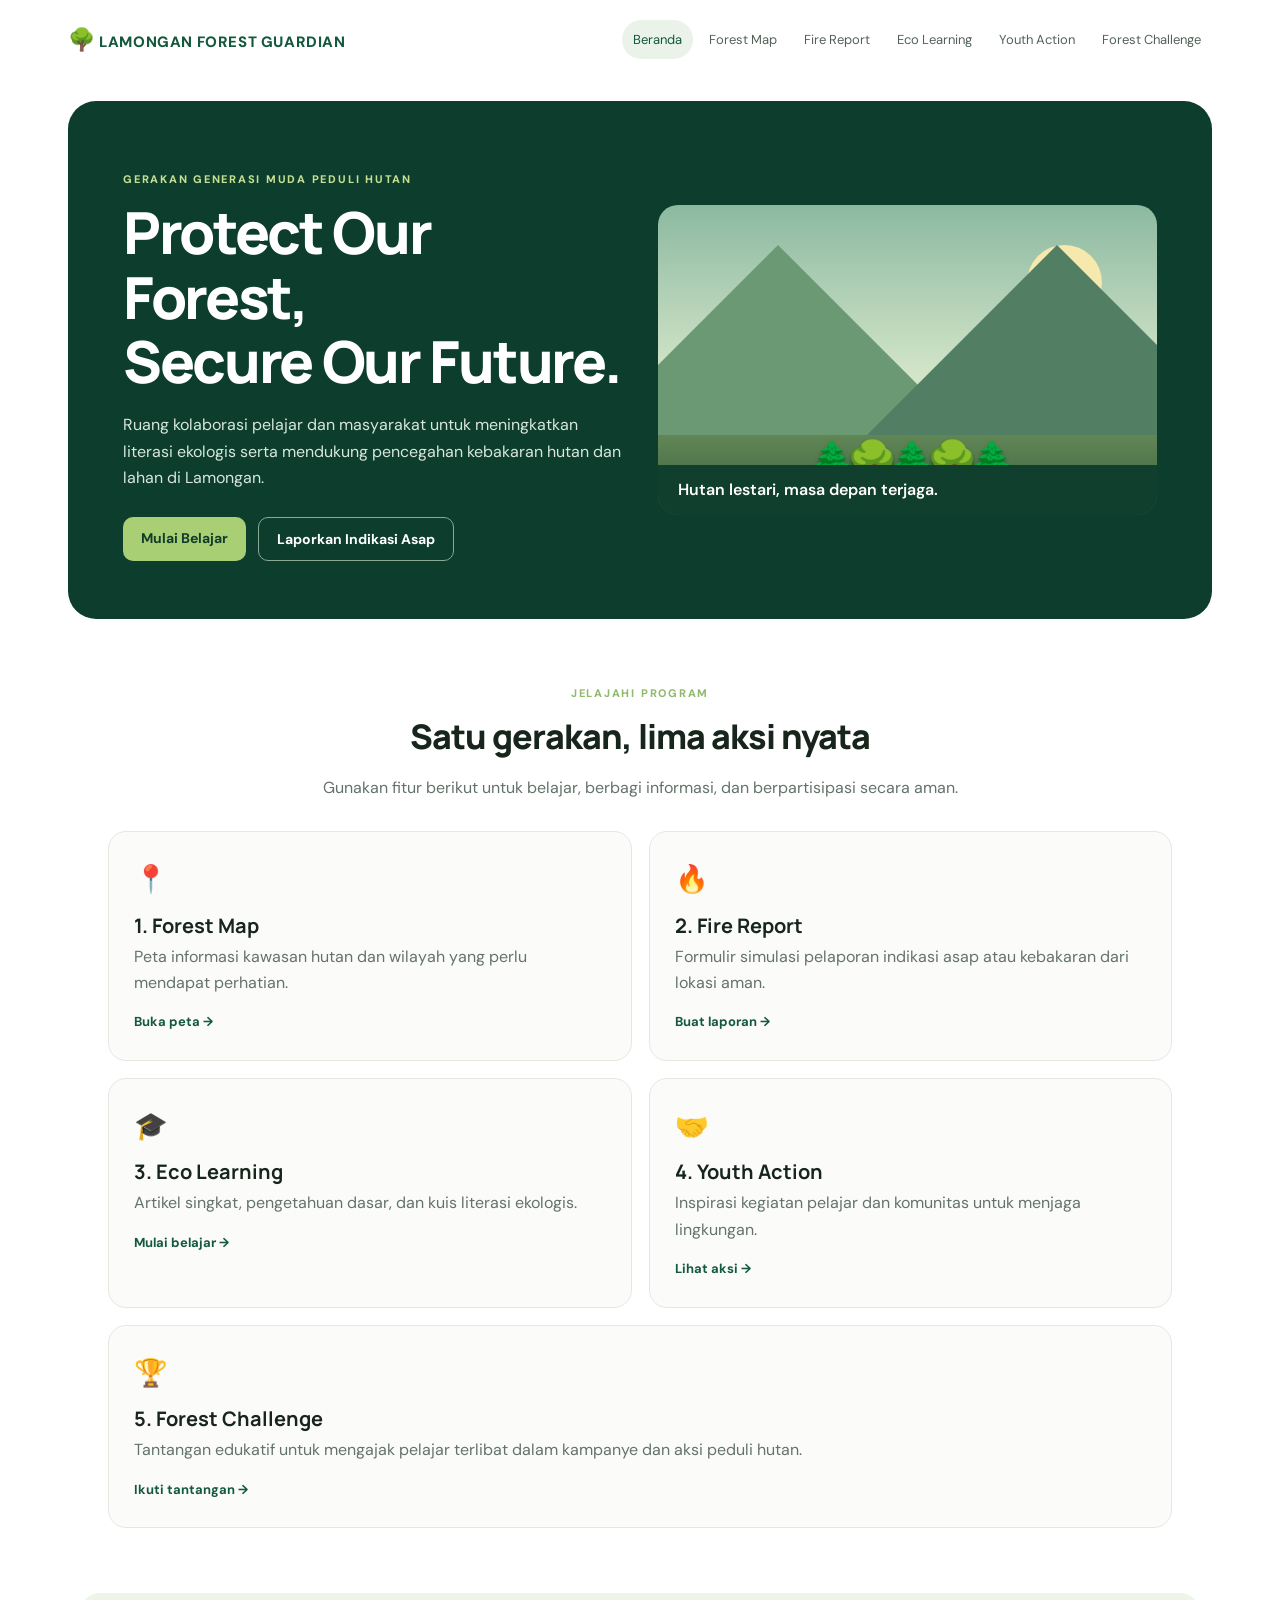
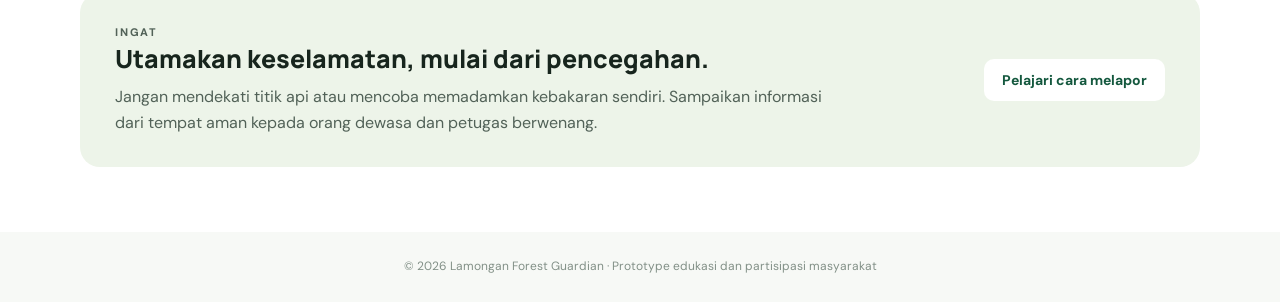
<file: index.html>
<!DOCTYPE html>
<html lang="id">
<head>
  <meta charset="UTF-8"><meta name="viewport" content="width=device-width, initial-scale=1.0">
  <title>Lamongan Forest Guardian</title><link rel="stylesheet" href="style.css">
</head>
<body>
<header class="site-header"><a class="brand" href="index.html"><span>🌳</span> LAMONGAN FOREST GUARDIAN</a>
<nav><a class="active" href="index.html">Beranda</a><a href="forest-map.html">Forest Map</a><a href="fire-report.html">Fire Report</a><a href="eco-learning.html">Eco Learning</a><a href="youth-action.html">Youth Action</a><a href="forest-challenge.html">Forest Challenge</a></nav>
</header>
<main>
<section class="hero">
  <div class="hero-copy"><p class="eyebrow">GERAKAN GENERASI MUDA PEDULI HUTAN</p><h1>Protect Our Forest,<br>Secure Our Future.</h1>
  <p>Ruang kolaborasi pelajar dan masyarakat untuk meningkatkan literasi ekologis serta mendukung pencegahan kebakaran hutan dan lahan di Lamongan.</p>
  <div class="actions"><a class="btn" href="eco-learning.html">Mulai Belajar</a><a class="btn btn-outline" href="fire-report.html">Laporkan Indikasi Asap</a></div></div>
  <div class="hero-art"><div class="sun"></div><div class="mountain m1"></div><div class="mountain m2"></div><div class="forest">🌲 🌳 🌲 🌳 🌲</div><div class="hero-caption">Hutan lestari, masa depan terjaga.</div></div>
</section>
<section class="section"><div class="section-heading"><p class="eyebrow">JELAJAHI PROGRAM</p><h2>Satu gerakan, lima aksi nyata</h2><p>Gunakan fitur berikut untuk belajar, berbagi informasi, dan berpartisipasi secara aman.</p></div>
<div class="feature-grid">
<a class="feature-card" href="forest-map.html"><span class="feature-icon">📍</span><h3>1. Forest Map</h3><p>Peta informasi kawasan hutan dan wilayah yang perlu mendapat perhatian.</p><span class="card-link">Buka peta →</span></a>
<a class="feature-card" href="fire-report.html"><span class="feature-icon">🔥</span><h3>2. Fire Report</h3><p>Formulir simulasi pelaporan indikasi asap atau kebakaran dari lokasi aman.</p><span class="card-link">Buat laporan →</span></a>
<a class="feature-card" href="eco-learning.html"><span class="feature-icon">🎓</span><h3>3. Eco Learning</h3><p>Artikel singkat, pengetahuan dasar, dan kuis literasi ekologis.</p><span class="card-link">Mulai belajar →</span></a>
<a class="feature-card" href="youth-action.html"><span class="feature-icon">🤝</span><h3>4. Youth Action</h3><p>Inspirasi kegiatan pelajar dan komunitas untuk menjaga lingkungan.</p><span class="card-link">Lihat aksi →</span></a>
<a class="feature-card wide" href="forest-challenge.html"><span class="feature-icon">🏆</span><h3>5. Forest Challenge</h3><p>Tantangan edukatif untuk mengajak pelajar terlibat dalam kampanye dan aksi peduli hutan.</p><span class="card-link">Ikuti tantangan →</span></a>
</div></section>
<section class="callout"><div><p class="eyebrow">INGAT</p><h2>Utamakan keselamatan, mulai dari pencegahan.</h2><p>Jangan mendekati titik api atau mencoba memadamkan kebakaran sendiri. Sampaikan informasi dari tempat aman kepada orang dewasa dan petugas berwenang.</p></div><a class="btn btn-light" href="fire-report.html">Pelajari cara melapor</a></section>
</main>
<footer>© 2026 Lamongan Forest Guardian · Prototype edukasi dan partisipasi masyarakat</footer><script src="script.js"></script>
</body></html>
</file>
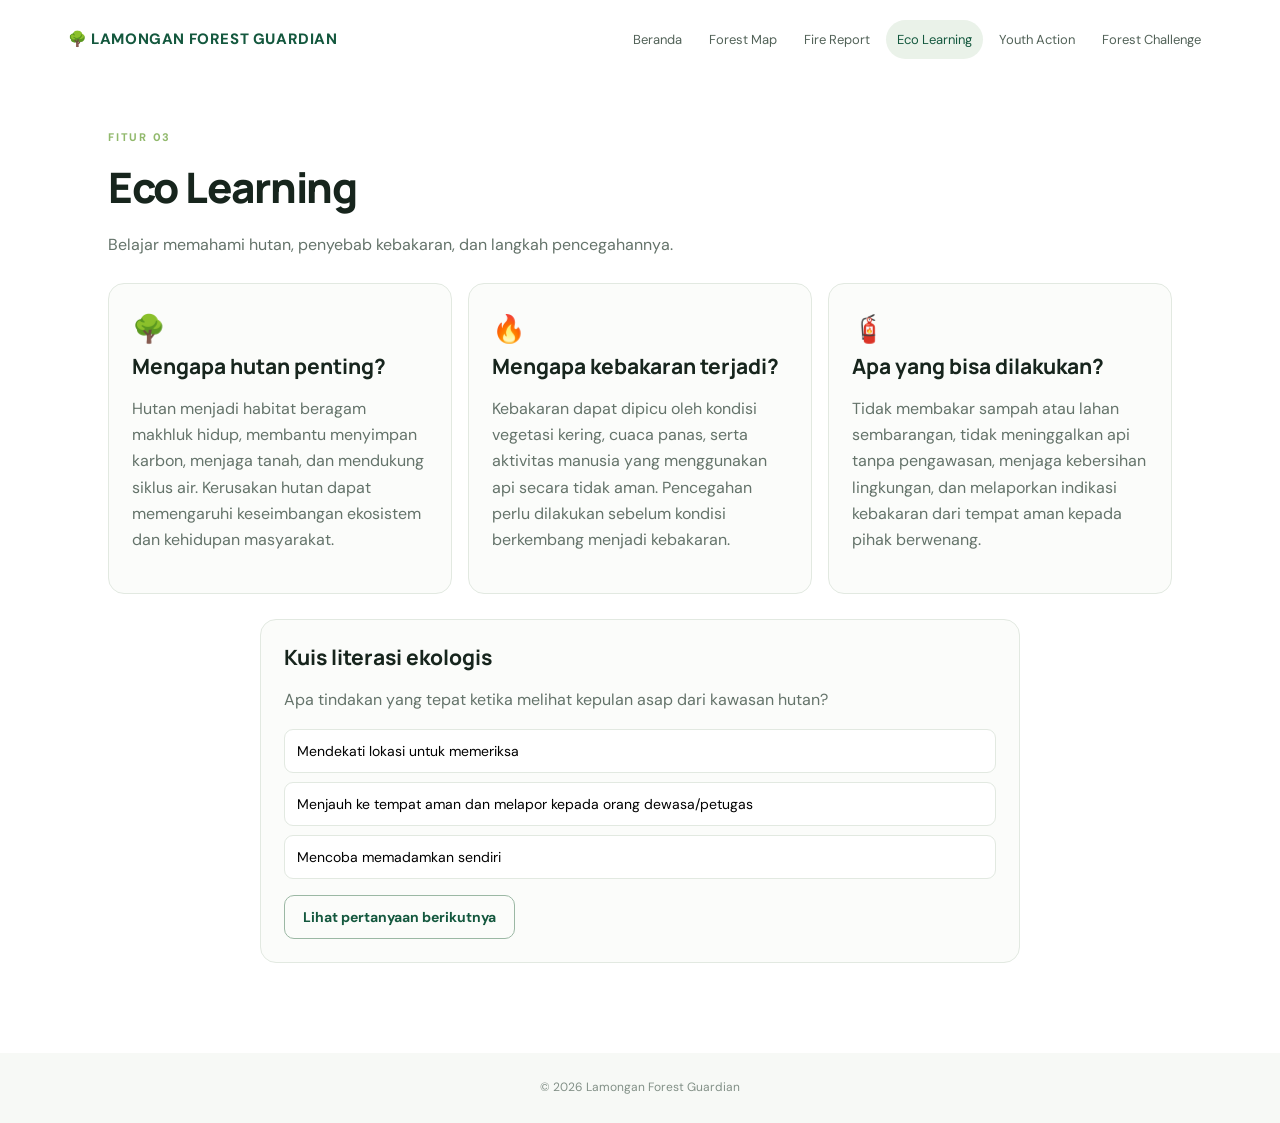
<file: eco-learning.html>
<!DOCTYPE html><html lang="id"><head><meta charset="UTF-8"><meta name="viewport" content="width=device-width, initial-scale=1.0"><title>Eco Learning | LFG</title><link rel="stylesheet" href="style.css"></head><body>
<header class="site-header"><a class="brand" href="index.html">🌳 LAMONGAN FOREST GUARDIAN</a><nav><a href="index.html">Beranda</a><a href="forest-map.html">Forest Map</a><a href="fire-report.html">Fire Report</a><a class="active" href="eco-learning.html">Eco Learning</a><a href="youth-action.html">Youth Action</a><a href="forest-challenge.html">Forest Challenge</a></nav></header>
<main class="page"><p class="eyebrow">FITUR 03</p><h1>Eco Learning</h1><p class="lead">Belajar memahami hutan, penyebab kebakaran, dan langkah pencegahannya.</p>
<div class="learning-grid"><article class="panel"><span class="feature-icon">🌳</span><h2>Mengapa hutan penting?</h2><p>Hutan menjadi habitat beragam makhluk hidup, membantu menyimpan karbon, menjaga tanah, dan mendukung siklus air. Kerusakan hutan dapat memengaruhi keseimbangan ekosistem dan kehidupan masyarakat.</p></article><article class="panel"><span class="feature-icon">🔥</span><h2>Mengapa kebakaran terjadi?</h2><p>Kebakaran dapat dipicu oleh kondisi vegetasi kering, cuaca panas, serta aktivitas manusia yang menggunakan api secara tidak aman. Pencegahan perlu dilakukan sebelum kondisi berkembang menjadi kebakaran.</p></article><article class="panel"><span class="feature-icon">🧯</span><h2>Apa yang bisa dilakukan?</h2><p>Tidak membakar sampah atau lahan sembarangan, tidak meninggalkan api tanpa pengawasan, menjaga kebersihan lingkungan, dan melaporkan indikasi kebakaran dari tempat aman kepada pihak berwenang.</p></article></div>
<section class="panel quiz"><h2>Kuis literasi ekologis</h2><p id="question">Apa tindakan yang tepat ketika melihat kepulan asap dari kawasan hutan?</p><div id="answers" class="answer-list"><button class="answer" data-correct="false">Mendekati lokasi untuk memeriksa</button><button class="answer" data-correct="true">Menjauh ke tempat aman dan melapor kepada orang dewasa/petugas</button><button class="answer" data-correct="false">Mencoba memadamkan sendiri</button></div><p id="quizFeedback" aria-live="polite"></p><button id="nextQuestion" class="btn btn-outline" hidden>Lihat pertanyaan berikutnya</button></section>
</main><footer>© 2026 Lamongan Forest Guardian</footer><script src="script.js"></script></body></html>
</file>
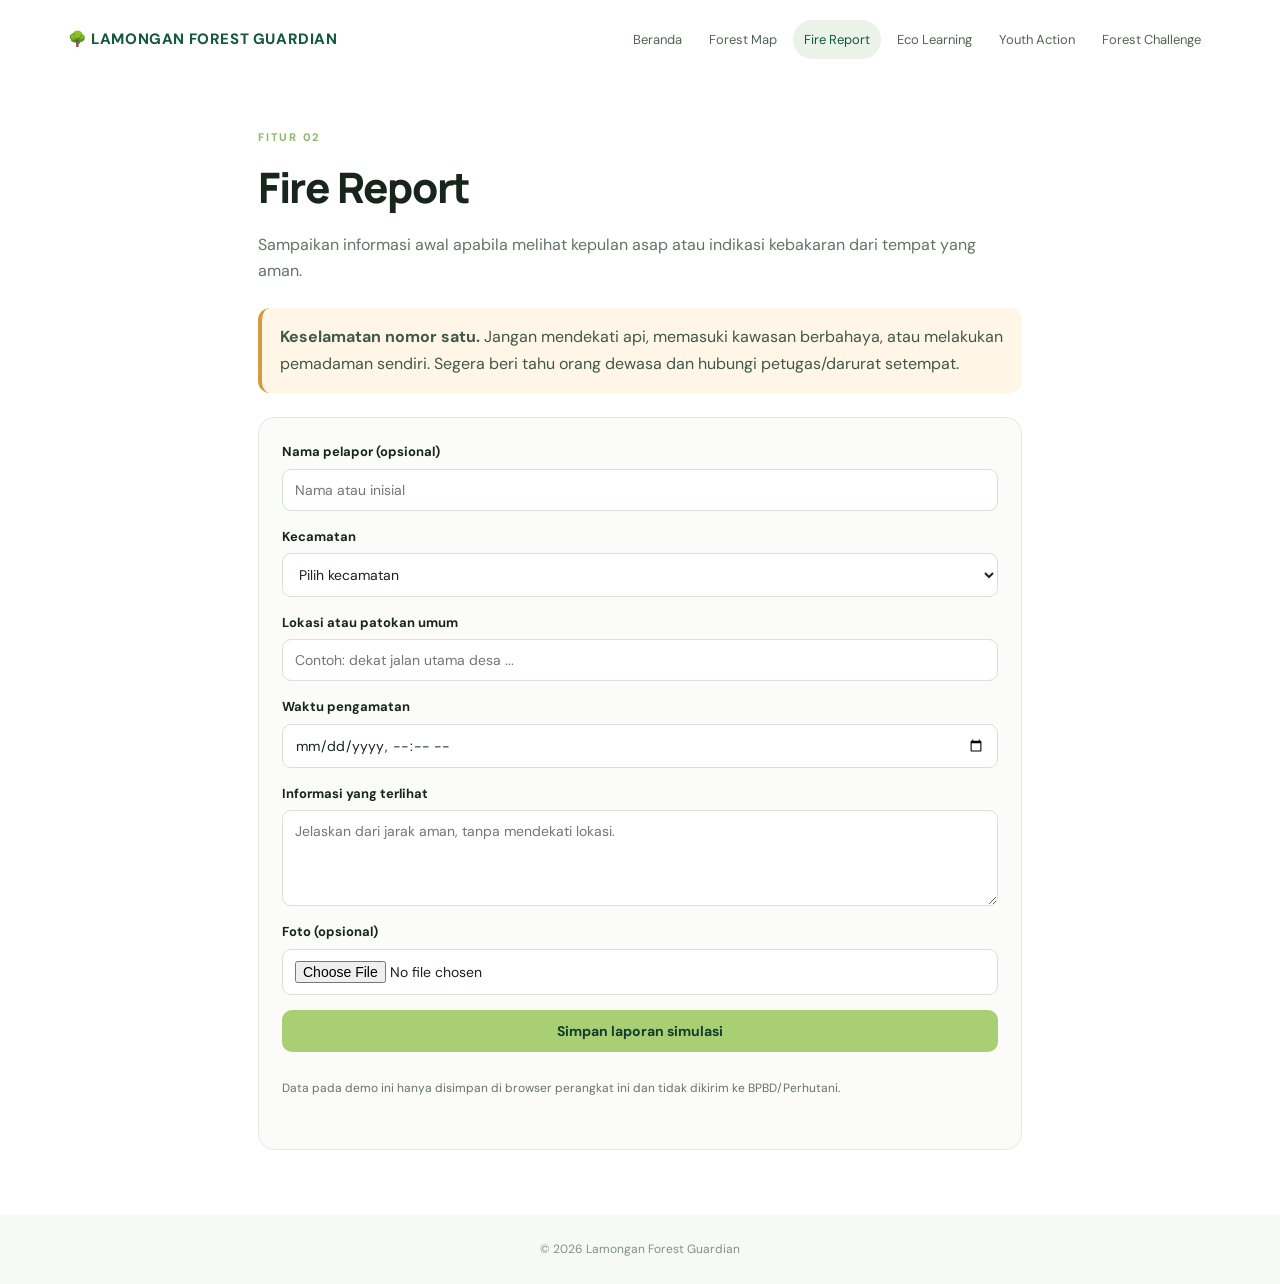
<file: fire-report.html>
<!DOCTYPE html><html lang="id"><head><meta charset="UTF-8"><meta name="viewport" content="width=device-width, initial-scale=1.0"><title>Fire Report | LFG</title><link rel="stylesheet" href="style.css"></head><body>
<header class="site-header"><a class="brand" href="index.html">🌳 LAMONGAN FOREST GUARDIAN</a><nav><a href="index.html">Beranda</a><a href="forest-map.html">Forest Map</a><a class="active" href="fire-report.html">Fire Report</a><a href="eco-learning.html">Eco Learning</a><a href="youth-action.html">Youth Action</a><a href="forest-challenge.html">Forest Challenge</a></nav></header>
<main class="page narrow"><p class="eyebrow">FITUR 02</p><h1>Fire Report</h1><p class="lead">Sampaikan informasi awal apabila melihat kepulan asap atau indikasi kebakaran dari tempat yang aman.</p>
<div class="notice warning"><strong>Keselamatan nomor satu.</strong> Jangan mendekati api, memasuki kawasan berbahaya, atau melakukan pemadaman sendiri. Segera beri tahu orang dewasa dan hubungi petugas/darurat setempat.</div>
<form id="reportForm" class="panel form-panel"><label>Nama pelapor (opsional)<input name="reporter" placeholder="Nama atau inisial"></label><label>Kecamatan<select name="district" required><option value="">Pilih kecamatan</option><option>Ngimbang</option><option>Sambeng</option><option>Sugio</option><option>Kedungpring</option><option>Brondong</option><option>Lainnya</option></select></label><label>Lokasi atau patokan umum<input name="location" required placeholder="Contoh: dekat jalan utama desa ..."></label><label>Waktu pengamatan<input name="time" type="datetime-local" required></label><label>Informasi yang terlihat<textarea name="details" rows="4" required placeholder="Jelaskan dari jarak aman, tanpa mendekati lokasi."></textarea></label><label>Foto (opsional)<input name="photo" type="file" accept="image/*"></label><button class="btn" type="submit">Simpan laporan simulasi</button><p class="small muted">Data pada demo ini hanya disimpan di browser perangkat ini dan tidak dikirim ke BPBD/Perhutani.</p><div id="reportResult" aria-live="polite"></div></form>
</main><footer>© 2026 Lamongan Forest Guardian</footer><script src="script.js"></script></body></html>
</file>
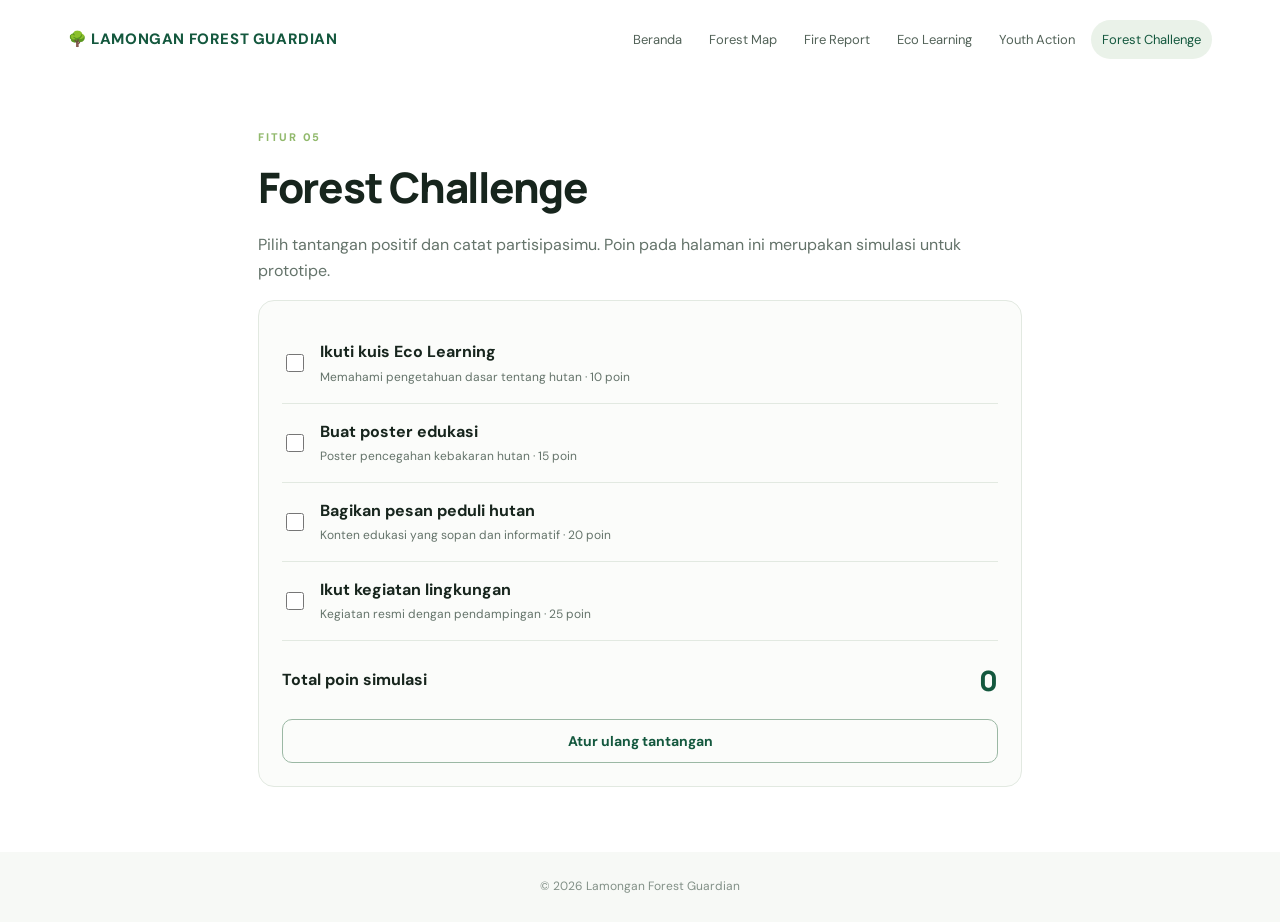
<file: forest-challenge.html>
<!DOCTYPE html><html lang="id"><head><meta charset="UTF-8"><meta name="viewport" content="width=device-width, initial-scale=1.0"><title>Forest Challenge | LFG</title><link rel="stylesheet" href="style.css"></head><body>
<header class="site-header"><a class="brand" href="index.html">🌳 LAMONGAN FOREST GUARDIAN</a><nav><a href="index.html">Beranda</a><a href="forest-map.html">Forest Map</a><a href="fire-report.html">Fire Report</a><a href="eco-learning.html">Eco Learning</a><a href="youth-action.html">Youth Action</a><a class="active" href="forest-challenge.html">Forest Challenge</a></nav></header>
<main class="page narrow"><p class="eyebrow">FITUR 05</p><h1>Forest Challenge</h1><p class="lead">Pilih tantangan positif dan catat partisipasimu. Poin pada halaman ini merupakan simulasi untuk prototipe.</p>
<div class="panel challenge-list"><label class="challenge"><input type="checkbox" data-points="10"><span><b>Ikuti kuis Eco Learning</b><small>Memahami pengetahuan dasar tentang hutan · 10 poin</small></span></label><label class="challenge"><input type="checkbox" data-points="15"><span><b>Buat poster edukasi</b><small>Poster pencegahan kebakaran hutan · 15 poin</small></span></label><label class="challenge"><input type="checkbox" data-points="20"><span><b>Bagikan pesan peduli hutan</b><small>Konten edukasi yang sopan dan informatif · 20 poin</small></span></label><label class="challenge"><input type="checkbox" data-points="25"><span><b>Ikut kegiatan lingkungan</b><small>Kegiatan resmi dengan pendampingan · 25 poin</small></span></label><div class="score"><span>Total poin simulasi</span><strong id="score">0</strong></div><button id="resetChallenge" class="btn btn-outline">Atur ulang tantangan</button></div>
</main><footer>© 2026 Lamongan Forest Guardian</footer><script src="script.js"></script></body></html>
</file>
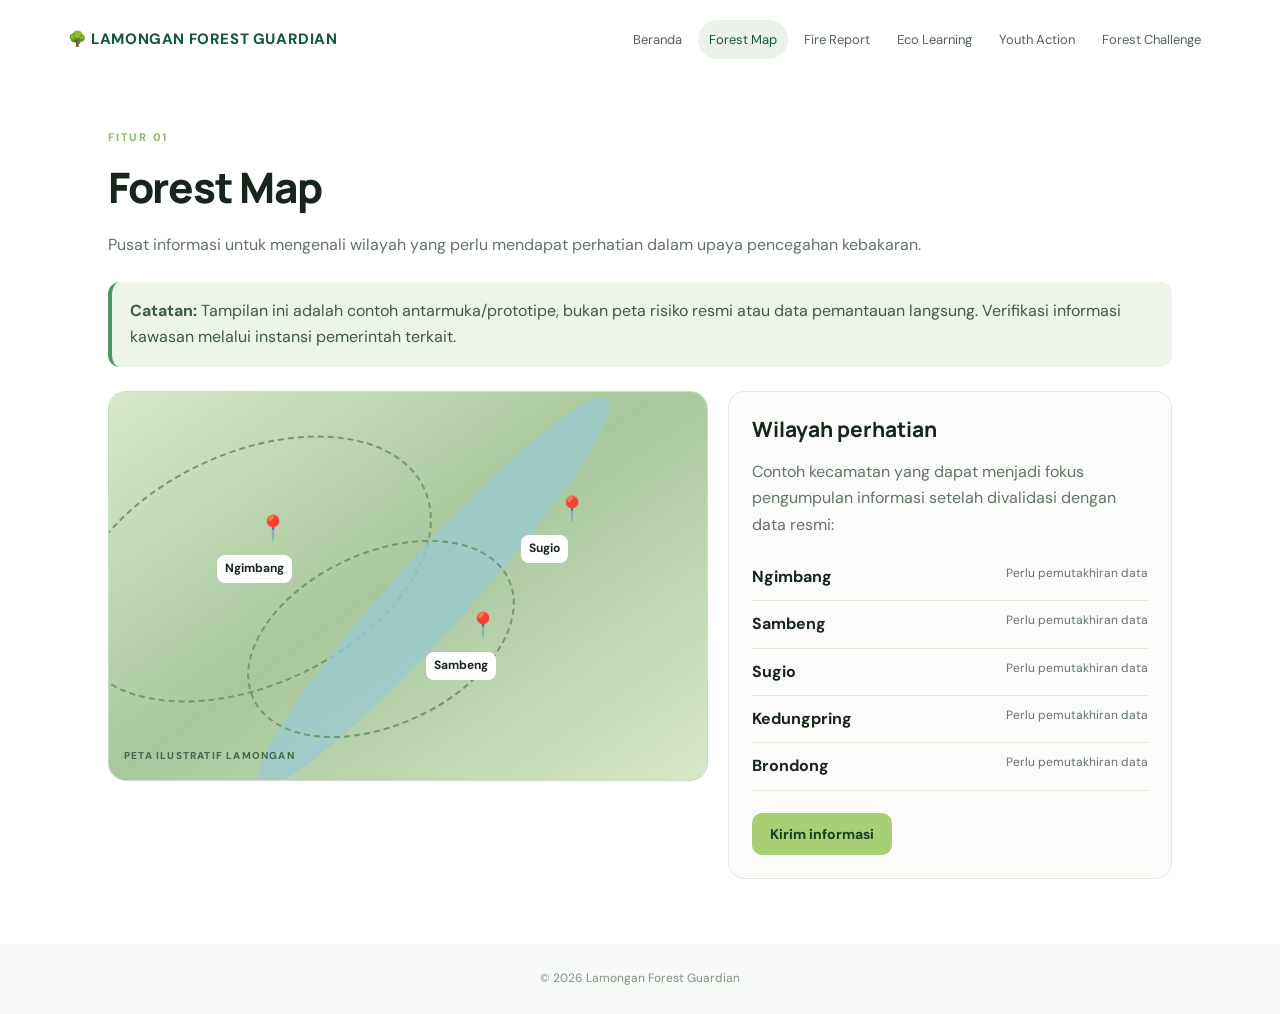
<file: forest-map.html>
<!DOCTYPE html><html lang="id"><head><meta charset="UTF-8"><meta name="viewport" content="width=device-width, initial-scale=1.0"><title>Forest Map | LFG</title><link rel="stylesheet" href="style.css"></head><body>
<header class="site-header"><a class="brand" href="index.html">🌳 LAMONGAN FOREST GUARDIAN</a><nav><a href="index.html">Beranda</a><a class="active" href="forest-map.html">Forest Map</a><a href="fire-report.html">Fire Report</a><a href="eco-learning.html">Eco Learning</a><a href="youth-action.html">Youth Action</a><a href="forest-challenge.html">Forest Challenge</a></nav></header>
<main class="page"><p class="eyebrow">FITUR 01</p><h1>Forest Map</h1><p class="lead">Pusat informasi untuk mengenali wilayah yang perlu mendapat perhatian dalam upaya pencegahan kebakaran.</p>
<div class="notice"><strong>Catatan:</strong> Tampilan ini adalah contoh antarmuka/prototipe, bukan peta risiko resmi atau data pemantauan langsung. Verifikasi informasi kawasan melalui instansi pemerintah terkait.</div>
<div class="map-layout"><div class="map-illustration"><div class="map-river"></div><span class="pin p1">📍</span><span class="pin p2">📍</span><span class="pin p3">📍</span><span class="map-label l1">Ngimbang</span><span class="map-label l2">Sambeng</span><span class="map-label l3">Sugio</span><div class="map-watermark">PETA ILUSTRATIF LAMONGAN</div></div>
<div class="panel"><h2>Wilayah perhatian</h2><p>Contoh kecamatan yang dapat menjadi fokus pengumpulan informasi setelah divalidasi dengan data resmi:</p><ul class="place-list"><li><b>Ngimbang</b><span>Perlu pemutakhiran data</span></li><li><b>Sambeng</b><span>Perlu pemutakhiran data</span></li><li><b>Sugio</b><span>Perlu pemutakhiran data</span></li><li><b>Kedungpring</b><span>Perlu pemutakhiran data</span></li><li><b>Brondong</b><span>Perlu pemutakhiran data</span></li></ul><a class="btn" href="fire-report.html">Kirim informasi</a></div></div>
</main><footer>© 2026 Lamongan Forest Guardian</footer><script src="script.js"></script></body></html>
</file>
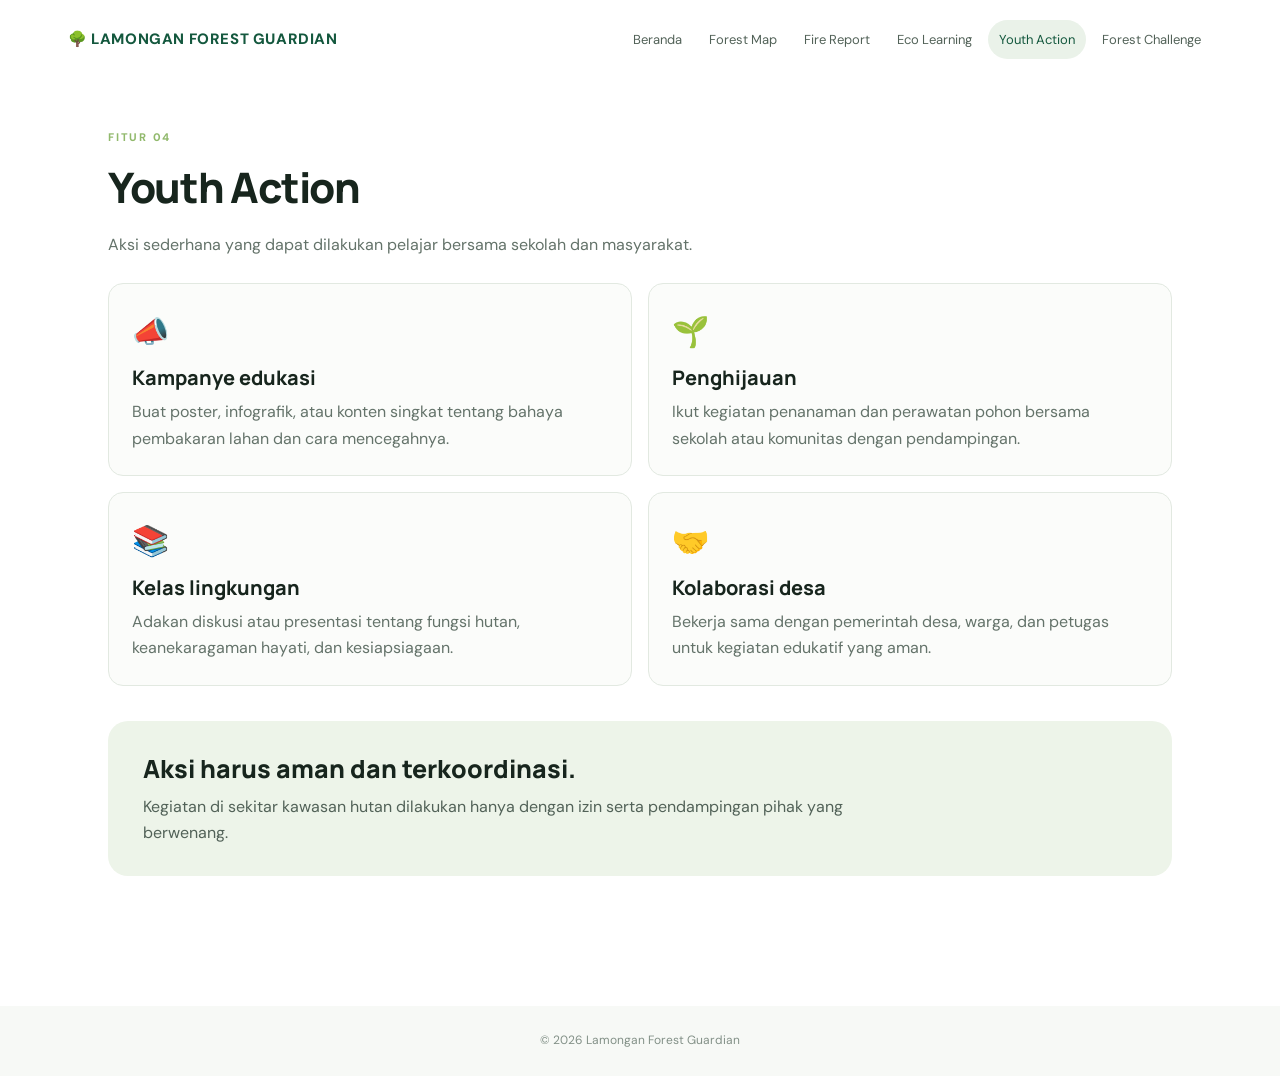
<file: youth-action.html>
<!DOCTYPE html><html lang="id"><head><meta charset="UTF-8"><meta name="viewport" content="width=device-width, initial-scale=1.0"><title>Youth Action | LFG</title><link rel="stylesheet" href="style.css"></head><body>
<header class="site-header"><a class="brand" href="index.html">🌳 LAMONGAN FOREST GUARDIAN</a><nav><a href="index.html">Beranda</a><a href="forest-map.html">Forest Map</a><a href="fire-report.html">Fire Report</a><a href="eco-learning.html">Eco Learning</a><a class="active" href="youth-action.html">Youth Action</a><a href="forest-challenge.html">Forest Challenge</a></nav></header>
<main class="page"><p class="eyebrow">FITUR 04</p><h1>Youth Action</h1><p class="lead">Aksi sederhana yang dapat dilakukan pelajar bersama sekolah dan masyarakat.</p>
<div class="action-grid"><article class="action-card"><div>📣</div><h2>Kampanye edukasi</h2><p>Buat poster, infografik, atau konten singkat tentang bahaya pembakaran lahan dan cara mencegahnya.</p></article><article class="action-card"><div>🌱</div><h2>Penghijauan</h2><p>Ikut kegiatan penanaman dan perawatan pohon bersama sekolah atau komunitas dengan pendampingan.</p></article><article class="action-card"><div>📚</div><h2>Kelas lingkungan</h2><p>Adakan diskusi atau presentasi tentang fungsi hutan, keanekaragaman hayati, dan kesiapsiagaan.</p></article><article class="action-card"><div>🤝</div><h2>Kolaborasi desa</h2><p>Bekerja sama dengan pemerintah desa, warga, dan petugas untuk kegiatan edukatif yang aman.</p></article></div>
<div class="callout compact"><div><h2>Aksi harus aman dan terkoordinasi.</h2><p>Kegiatan di sekitar kawasan hutan dilakukan hanya dengan izin serta pendampingan pihak yang berwenang.</p></div></div>
</main><footer>© 2026 Lamongan Forest Guardian</footer><script src="script.js"></script></body></html>
</file>
<file: style.css>
@import url('https://fonts.googleapis.com/css2?family=DM+Sans:wght@400;500;600;700;800&family=Manrope:wght@400;500;600;700;800&display=swap');
:root{--green:#14583e;--deep:#0d3e2d;--lime:#b8d77b;--ink:#17251d;--muted:#64736a;--cream:#f6f8f2;--line:#e2e9e1}
*{box-sizing:border-box}body{margin:0;background:#fff;color:var(--ink);font-family:'DM Sans',Arial,sans-serif;line-height:1.65}.site-header{max-width:1200px;margin:auto;padding:20px 28px;display:flex;align-items:center;justify-content:space-between;gap:20px}.brand{text-decoration:none;color:var(--green);font-weight:800;letter-spacing:.04em;font-size:15px;white-space:nowrap}.brand span{font-size:22px}nav{display:flex;gap:5px;flex-wrap:wrap;justify-content:flex-end}nav a{font-size:13px;text-decoration:none;color:#526258;padding:9px 11px;border-radius:20px}nav a:hover,nav a.active{background:#eaf2e9;color:var(--green)}.hero{max-width:1144px;margin:22px auto 65px;padding:58px 55px;border-radius:28px;background:var(--deep);color:white;display:grid;grid-template-columns:1fr 1fr;gap:35px;align-items:center;overflow:hidden}.hero h1{font:800 clamp(38px,5vw,58px)/1.12 Manrope,sans-serif;margin:10px 0 18px;letter-spacing:-.04em}.hero-copy>p:not(.eyebrow){color:#d8e6dc;max-width:530px}.eyebrow{font-size:11px;letter-spacing:.16em;font-weight:800;color:#91b96c}.hero .eyebrow{color:#c5df94}.actions{display:flex;gap:12px;flex-wrap:wrap;margin-top:25px}.btn{display:inline-block;border:0;border-radius:10px;background:#a9cf75;color:#123d2b;text-decoration:none;font:700 14px 'DM Sans';padding:12px 18px;cursor:pointer}.btn:hover{filter:brightness(.96);transform:translateY(-1px)}.btn-outline{background:transparent;color:var(--green);border:1px solid #9bb8a4}.hero .btn-outline{color:white;border-color:#8aa997}.btn-light{background:#fff;color:var(--green);align-self:center}.hero-art{height:310px;position:relative;border-radius:20px;overflow:hidden;background:linear-gradient(#8cb9a1 0%,#d9e9cc 60%,#789b62 61%,#365d3d 100%)}.sun{position:absolute;width:75px;height:75px;border-radius:50%;background:#f6e9ad;right:55px;top:40px}.mountain{position:absolute;bottom:80px;width:0;height:0;border-left:190px solid transparent;border-right:190px solid transparent;border-bottom:190px solid #6b9974}.m1{left:-70px}.m2{right:-90px;border-bottom-color:#527e63}.forest{position:absolute;bottom:18px;left:0;width:100%;font-size:42px;letter-spacing:-10px;text-align:center;filter:drop-shadow(0 4px 2px #274b31)}.hero-caption{position:absolute;bottom:0;background:#103f2d;color:white;width:100%;padding:12px 20px;font-weight:600}.section,.page{max-width:1120px;margin:0 auto;padding:0 28px 65px}.section-heading{text-align:center;max-width:650px;margin:0 auto 30px}.section h2,.page h1{font:800 34px Manrope,sans-serif;letter-spacing:-.03em;margin:5px 0 10px}.section-heading>p:last-child,.lead{color:var(--muted)}.feature-grid{display:grid;grid-template-columns:repeat(2,1fr);gap:17px}.feature-card{display:block;text-decoration:none;color:inherit;padding:25px;border:1px solid var(--line);border-radius:18px;background:#fbfcfa;transition:.2s}.feature-card:hover{border-color:#a9c6a9;transform:translateY(-3px);box-shadow:0 10px 25px #173d1510}.feature-card.wide{grid-column:1/-1}.feature-icon{font-size:27px}.feature-card h3{margin:10px 0 5px;font:700 20px Manrope}.feature-card p{margin:0 0 12px;color:var(--muted)}.card-link{font-size:13px;font-weight:700;color:var(--green)}.callout{max-width:1120px;margin:0 auto 65px;background:#edf4e9;border-radius:20px;padding:30px 35px;display:flex;justify-content:space-between;gap:25px;align-items:center}.callout h2{font:800 25px Manrope;margin:0 0 8px}.callout p{margin:0;color:#526258;max-width:720px}.compact{margin-top:35px}.page{padding-top:38px;min-height:65vh}.page h1{font-size:42px}.narrow{max-width:820px}.notice{padding:16px 18px;border-radius:12px;background:#edf5eb;border-left:4px solid #4e9665;margin:24px 0;color:#40584a}.notice.warning{background:#fff6e7;border-color:#d69b3c}.map-layout{display:grid;grid-template-columns:1.35fr 1fr;gap:20px;margin-top:20px}.map-illustration{height:390px;border-radius:18px;position:relative;overflow:hidden;background:linear-gradient(145deg,#d8e8c9,#a8c79c 48%,#d9e7c8);border:1px solid #c9d9c5}.map-illustration:before,.map-illustration:after{content:"";position:absolute;border:2px dashed #6c9b6c;border-radius:50%;width:380px;height:230px;transform:rotate(-25deg);left:-50px;top:60px}.map-illustration:after{width:280px;height:170px;left:130px;top:160px}.map-river{position:absolute;width:75px;height:520px;background:#9ccbd0;transform:rotate(42deg);left:48%;top:-60px;border-radius:50%;opacity:.8}.pin{position:absolute;font-size:24px;z-index:2}.p1{left:25%;top:30%}.p2{left:60%;top:55%}.p3{left:75%;top:25%}.map-label{position:absolute;font-size:12px;font-weight:700;background:white;padding:4px 8px;border-radius:8px;z-index:3}.l1{left:18%;top:42%}.l2{left:53%;top:67%}.l3{left:69%;top:37%}.map-watermark{position:absolute;bottom:15px;left:15px;font-size:10px;letter-spacing:.12em;font-weight:800;color:#42674b}.panel{background:#fbfcfa;border:1px solid var(--line);border-radius:16px;padding:23px}.panel h2{font:750 21px Manrope;margin:0 0 10px}.panel p{color:var(--muted)}.place-list{list-style:none;padding:0;margin:15px 0 22px}.place-list li{padding:10px 0;border-bottom:1px solid var(--line);display:flex;justify-content:space-between;gap:8px}.place-list span,.small{font-size:12px;color:var(--muted)}.form-panel{display:grid;gap:15px}.form-panel label{font-size:13px;font-weight:700;display:grid;gap:6px}input,select,textarea{width:100%;padding:11px 12px;border:1px solid #d8e1d8;border-radius:9px;font:14px 'DM Sans';background:white;color:var(--ink)}textarea{resize:vertical}.muted{color:var(--muted)}.learning-grid,.action-grid{display:grid;grid-template-columns:repeat(3,1fr);gap:16px;margin:25px 0}.learning-grid .panel{min-height:230px}.quiz{max-width:760px;margin:25px auto}.answer-list{display:grid;gap:9px}.answer{padding:12px;text-align:left;border:1px solid var(--line);border-radius:9px;background:white;cursor:pointer;font:14px 'DM Sans'}.answer:hover{border-color:#6e9b77}.answer.correct{background:#e9f5e8;border-color:#5b9c62}.answer.incorrect{background:#fff0e9;border-color:#d28c70}.action-grid{grid-template-columns:repeat(2,1fr)}.action-card{padding:23px;border:1px solid var(--line);border-radius:15px;background:#fbfcfa}.action-card>div{font-size:30px}.action-card h2{font:750 20px Manrope;margin:8px 0}.action-card p{color:var(--muted);margin:0}.challenge-list{display:grid;gap:0}.challenge{display:flex!important;grid-template-columns:auto 1fr;align-items:center;gap:13px;padding:15px 0;border-bottom:1px solid var(--line);cursor:pointer}.challenge input{width:18px;height:18px;accent-color:var(--green)}.challenge span{display:grid;gap:2px}.challenge small{color:var(--muted);font-size:12px}.score{display:flex;justify-content:space-between;align-items:center;padding:20px 0;font-weight:700}.score strong{font:800 28px Manrope;color:var(--green)}footer{text-align:center;padding:25px;color:#829087;background:#f7f9f6;font-size:12px}
@media(max-width:850px){.site-header{align-items:flex-start;flex-direction:column}.site-header nav{justify-content:flex-start}.hero{margin:10px 18px 45px;padding:35px 27px;grid-template-columns:1fr}.hero-art{height:240px}.map-layout{grid-template-columns:1fr}.learning-grid{grid-template-columns:1fr}.action-grid{grid-template-columns:1fr}.callout{margin:0 18px 45px;align-items:flex-start;flex-direction:column}}
@media(max-width:520px){.site-header{padding:16px}.brand{font-size:13px}nav a{font-size:12px;padding:7px 8px}.hero{padding:30px 22px}.hero h1{font-size:39px}.section,.page{padding-left:18px;padding-right:18px}.feature-grid{grid-template-columns:1fr}.feature-card.wide{grid-column:auto}.page h1{font-size:34px}.callout{padding:24px}}
</file>
